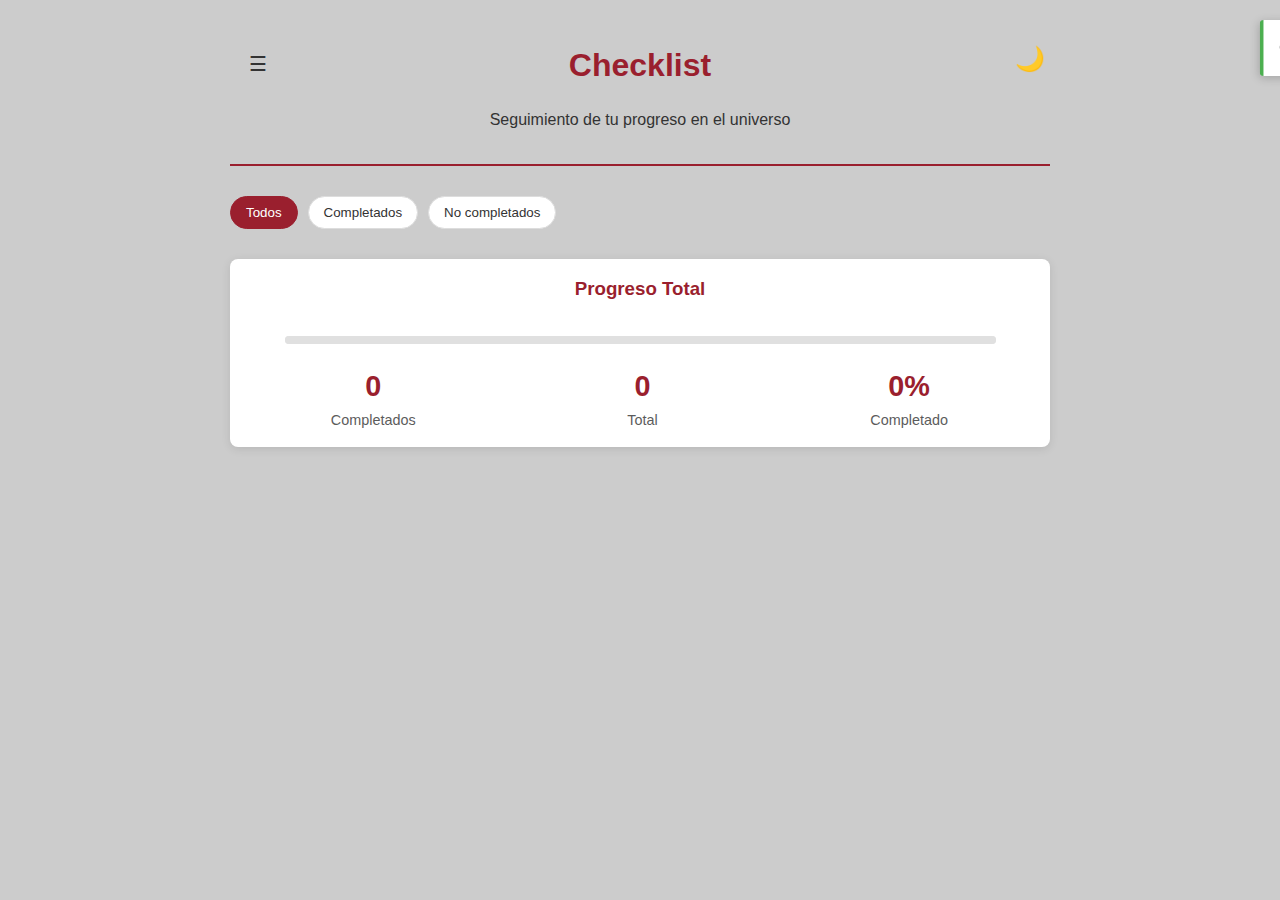
<file: index.html>
<!DOCTYPE html>
<html lang="es">
<head>
    <meta charset="UTF-8">
    <meta name="viewport" content="width=device-width, initial-scale=1.0">
    <title>View Checklist</title>
    <link rel="icon" type="image/png" href="./assets/img/fate_logo.png">
    <link rel="stylesheet" href="./assets/css/style.css">
    <script type="module" src="./assets/js/core/app.js"></script>
</head>
<body>
    <header>
        <details class="menu" id="main-menu" role="menu">
            <summary role="button" aria-haspopup="menu" aria-expanded="false">
                <a class="button">
                    <span class="open-icon">☰</span>
                    <span class="close-icon">✖</span>
                </a>
            </summary>
            <ul>
                <li><hr class="link-separator"></li>
                <li><input type="file" id="file-input" accept=".json"></li>
                <li><a href="#" id="import-btn">Importar</a></li>
                <li><a href="#" id="export-btn">Exportar</a></li>
                <li><a href="#" id="report-btn">Generar Reporte</a></li>
                <li><a href="#" id="reset-memory-btn">Borrar memoria</a></li>
                <li><a href="#" id="reset-progress-btn">Resetear progreso</a></li>
                <li><a href="#" id="help-btn">Ayuda</a></li>
                <li><hr class="link-separator"></li>
            </ul>
        </details>
        <h1><span id="franchise-main-title"></span> Checklist</h1>
        <p>Seguimiento de tu progreso en el universo <span id="franchise-text"></span></p>
        <button class="theme-toggle" id="themeToggle">🌙</button>
    </header>

    <nav class="controls">
        <section class="filters">
            <button class="filter-btn active" data-filter="all">Todos</button>
            <button class="filter-btn" data-filter="completed">Completados</button>
            <button class="filter-btn" data-filter="incomplete">No completados</button>
        </section>
    </nav>

    <main id="checklist-container">
        <!-- El contenido se generará dinámicamente con JavaScript -->
    </main>

    <footer class="total-progress">
        <h3>Progreso Total</h3>
        <progress id="complete-progress-bar" class="progress-bar" value="0" max="100"></progress>
        <section class="stats">
            <article class="stat">
                <p class="stat-number" id="completed-items">0</p>
                <p class="stat-label">Completados</p>
            </article>
            <article class="stat">
                <p class="stat-number" id="total-items">0</p>
                <p class="stat-label">Total</p>
            </article>
            <article class="stat">
                <p class="stat-number" id="percentage">0%</p>
                <p class="stat-label">Completado</p>
            </article>
        </section>
    </footer>

    <dialog class="modal" id="multifunction-modal" aria-labelledby="modal-title" role="dialog" aria-hidden="true">
        
        <!-- SECCIÓN CONFIRMACIÓN -->
        <section id="confirm-section" class="modal-section" hidden aria-hidden="true">
            <header class="confirm-header">
                <h3>Confirmar acción</h3>
            </header>
            <article class="confirm-content">
                <p id="confirm-message"><!-- Mensaje dinámico específico --></p>
                <p>Se perderán los cambios no guardados. ¿Estás seguro de que quieres continuar?</p>
                <footer class="modal-buttons">
            </article>
            <footer class="confirm-footer">
                <button class="btn-confirm" id="confirm-action-btn">Confirmar</button>
                <button class="btn-cancel" id="cancel-action-btn">Cancelar</button>
            </footer>
        </section>

        <!-- SECCIÓN DINÁMICA -->
        <section id="dynamic-section" class="modal-section" hidden aria-hidden="true">
            <h3 id="dynamic-title"><!-- Título dinámico --></h3>
            <article id="dynamic-content"><!-- Contenido dinámico --></article>
            <button class="btn-close" id="dynamic-close-btn">Cerrar</button>
        </section>

        <section id="help-section" class="modal-section" hidden>
            <header class="help-header">
                <h3>🛠️ Centro de Ayuda</h3>
            </header>
            
            <article class="help-content">
                <!-- 💾 EXPORTAR/IMPORTAR -->
                <details open>
                    <summary><strong>💾 Backup & Restore</strong></summary>
                    <p><strong>Exportar:</strong> Guarda tu progreso actual en JSON</p>
                    <p><strong>Importar:</strong> Carga un JSON válido (reemplaza datos actuales)</p>
                    <p><strong>Generar Reporte:</strong> Genera un .txt con tu progreso actual</p>
                    <p><strong>Borrar Memoria:</strong> Borra todos los datos de la app almacenados en localStorage</p>
                    <p><strong>Resetear Progreso:</strong> Vuelve a los datos iniciales de la franquicia actual</p>
                </details>
                <!-- 📥 IMPORTAR JSON -->
                <details>
                    <summary><strong>📥 Importar JSON</strong></summary>
                    <p>Estructura requerida para importar nuevas franquicias:</p>
                    <pre><code>{
  "franchise": "Nombre Franquicia",
  "sagas": [
    {
      "saga": "Nombre Saga",
      "opened": false,
      "seasons": [
        {
          "id": "id-único",
          "label": "Nombre Temporada", 
          "format": "Anime/Película/Especial",
          "completed": false,
          "opened": false,
          "episodes": [
            {
              "id": "ep-id-único",
              "number": 1,
              "label": "Nombre Episodio",
              "completed": false
            }
          ]
        }
      ]
    }
  ]
}</code></pre>
                </details>
                <!-- ⚠️ SOLUCIÓN DE PROBLEMAS -->
                <details>
                    <summary><strong>⚠️ Solución de Problemas</strong></summary>
                    <ul>
                        <li>✅ Asegurate que los IDs sean únicos</li>
                        <li>✅ Verifica que el JSON sea válido</li>
                        <li>✅ Los campos "completed" y "opened" deben ser booleanos</li>
                        <li>❌ Si falla la importación, revisa la consola (F12)</li>
                    </ul>
                </details>
            </article>

            <footer class="help-footer">
                <button class="btn-close" id="help-close-btn">Cerrar</button>
            </footer>
        </section>

    </dialog>
    <aside class="notification" id="notification">
        Operación realizada con éxito
    </aside>
</body>
</html>
</file>
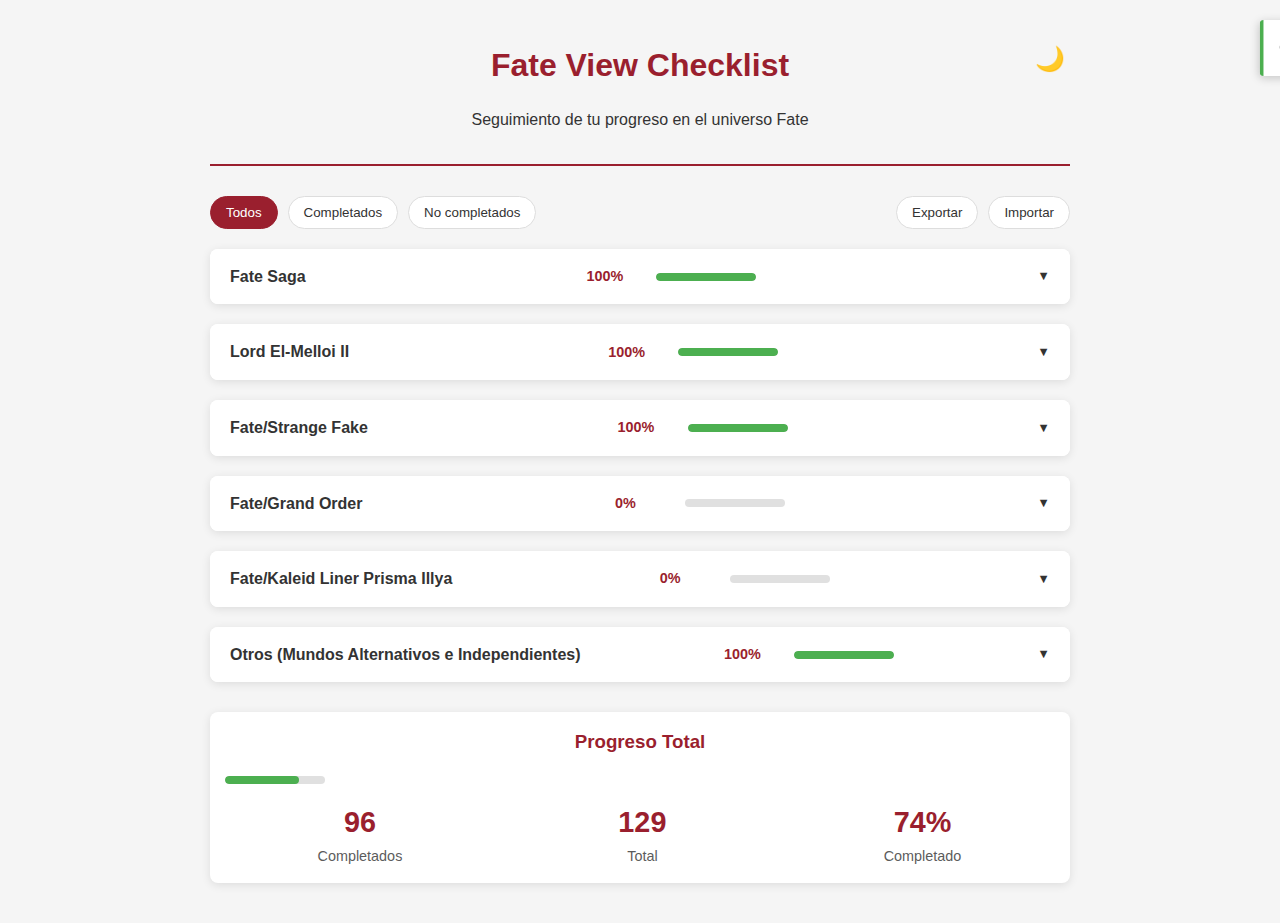
<file: old/v1/index.html>
<!DOCTYPE html>
<html lang="es">
<head>
    <meta charset="UTF-8">
    <meta name="viewport" content="width=device-width, initial-scale=1.0">
    <title>Fate View Checklist</title>
    <style>
        :root {
            --bg-color: #f5f5f5;
            --text-color: #333;
            --card-bg: #fff;
            --border-color: #ddd;
            --accent-color: #9a1f2e;
            --progress-bg: #e0e0e0;
            --completed-color: #4caf50;
            --hover-color: rgba(154, 31, 46, 0.1);
            --filter-active: #d32f2f;
        }

        [data-theme="dark"] {
            --bg-color: #1a1a1a;
            --text-color: #f5f5f5;
            --card-bg: #2a2a2a;
            --border-color: #444;
            --accent-color: #c93243;
            --progress-bg: #3a3a3a;
            --completed-color: #388e3c;
            --hover-color: rgba(201, 50, 67, 0.2);
            --filter-active: #f44336;
        }

        * {
            box-sizing: border-box;
        }

        body {
            font-family: 'Segoe UI', Tahoma, Geneva, Verdana, sans-serif;
            background-color: var(--bg-color);
            color: var(--text-color);
            line-height: 1.6;
            margin: 0;
            padding: 20px;
            transition: background-color 0.3s, color 0.3s;
        }

        .container {
            max-width: 900px;
            margin: 0 auto;
            padding: 20px;
        }

        header {
            text-align: center;
            margin-bottom: 30px;
            border-bottom: 2px solid var(--accent-color);
            padding-bottom: 15px;
            position: relative;
        }

        h1 {
            color: var(--accent-color);
            margin: 0;
        }

        .theme-toggle {
            position: absolute;
            top: 0;
            right: 0;
            background: none;
            border: none;
            cursor: pointer;
            font-size: 1.5rem;
            color: var(--text-color);
            padding: 5px;
        }

        .controls {
            display: flex;
            justify-content: space-between;
            align-items: center;
            margin-bottom: 20px;
            flex-wrap: wrap;
            gap: 10px;
        }

        .filters {
            display: flex;
            gap: 10px;
        }

        .filter-btn {
            padding: 8px 15px;
            background-color: var(--card-bg);
            border: 1px solid var(--border-color);
            border-radius: 20px;
            cursor: pointer;
            color: var(--text-color);
            transition: all 0.3s;
        }

        .filter-btn.active {
            background-color: var(--accent-color);
            color: white;
            border-color: var(--accent-color);
        }

        .filter-btn:hover {
            background-color: var(--hover-color);
        }

        .import-export {
            display: flex;
            gap: 10px;
        }

        .io-btn {
            padding: 8px 15px;
            background-color: var(--card-bg);
            border: 1px solid var(--border-color);
            border-radius: 20px;
            cursor: pointer;
            color: var(--text-color);
            transition: all 0.3s;
        }

        .io-btn:hover {
            background-color: var(--hover-color);
        }

        #file-input {
            display: none;
        }

        .saga {
            background-color: var(--card-bg);
            border-radius: 8px;
            margin-bottom: 20px;
            box-shadow: 0 2px 10px rgba(0, 0, 0, 0.1);
            overflow: hidden;
        }

        .saga-summary {
            padding: 15px 20px;
            cursor: pointer;
            font-weight: bold;
            display: flex;
            justify-content: space-between;
            align-items: center;
            background-color: var(--card-bg);
            transition: background-color 0.2s;
        }

        .saga-summary:hover {
            background-color: var(--hover-color);
        }

        .saga-summary::-webkit-details-marker {
            display: none;
        }

        .saga-summary::after {
            content: "▼";
            font-size: 0.8rem;
            transition: transform 0.3s;
        }

        .saga-details[open] .saga-summary::after {
            transform: rotate(180deg);
        }

        .progress-container {
            display: flex;
            align-items: center;
            gap: 10px;
        }

        .progress-text {
            font-size: 0.9rem;
            color: var(--accent-color);
            font-weight: bold;
            min-width: 60px;
        }

        .progress-bar {
            width: 100px;
            height: 8px;
            background-color: var(--progress-bg);
            border-radius: 4px;
            overflow: hidden;
        }

        .progress-fill {
            height: 100%;
            background-color: var(--completed-color);
            border-radius: 4px;
            transition: width 0.3s ease;
        }

        .anime-item {
            padding: 10px 15px;
            border-bottom: 1px solid var(--border-color);
        }

        .anime-item:last-child {
            border-bottom: none;
        }

        .anime-summary {
            padding: 10px;
            cursor: pointer;
            display: flex;
            justify-content: space-between;
            align-items: center;
        }

        .anime-summary:hover {
            background-color: var(--hover-color);
        }

        .anime-summary::-webkit-details-marker {
            display: none;
        }

        .anime-summary::after {
            content: "►";
            font-size: 0.8rem;
            transition: transform 0.3s;
        }

        .anime-details[open] .anime-summary::after {
            transform: rotate(90deg);
        }

        .checklist {
            padding: 10px 15px 10px 30px;
        }

        .check-item {
            margin-bottom: 8px;
            display: flex;
            align-items: flex-start;
        }

        .check-item input[type="checkbox"] {
            margin-right: 10px;
            margin-top: 3px;
            accent-color: var(--accent-color);
        }

        .check-item label {
            flex: 1;
            cursor: pointer;
        }

        .check-item .format {
            font-size: 0.8rem;
            color: #888;
            margin-left: 10px;
            font-style: italic;
        }

        .episode-list {
            margin-left: 25px;
            margin-top: 5px;
            padding-left: 15px;
            border-left: 2px solid var(--border-color);
        }

        .total-progress {
            text-align: center;
            margin-top: 30px;
            padding: 15px;
            background-color: var(--card-bg);
            border-radius: 8px;
            box-shadow: 0 2px 10px rgba(0, 0, 0, 0.1);
        }

        .total-progress h3 {
            margin-top: 0;
            color: var(--accent-color);
        }

        .stats {
            display: flex;
            justify-content: space-around;
            margin-top: 15px;
            flex-wrap: wrap;
            gap: 15px;
        }

        .stat {
            text-align: center;
            min-width: 80px;
        }

        .stat-number {
            font-size: 1.8rem;
            font-weight: bold;
            color: var(--accent-color);
        }

        .stat-label {
            font-size: 0.9rem;
            color: var(--text-color);
            opacity: 0.8;
        }

        .notification {
            position: fixed;
            top: 20px;
            right: 20px;
            padding: 15px;
            background-color: var(--card-bg);
            border-left: 4px solid var(--completed-color);
            border-radius: 4px;
            box-shadow: 0 2px 10px rgba(0, 0, 0, 0.2);
            transform: translateX(100%);
            transition: transform 0.3s ease;
            z-index: 1000;
        }

        .notification.show {
            transform: translateX(0);
        }

        @media (max-width: 768px) {
            .controls {
                flex-direction: column;
                align-items: flex-start;
            }
            
            .filters, .import-export {
                width: 100%;
                justify-content: center;
                margin-bottom: 10px;
            }
            
            .progress-container {
                flex-direction: column;
                align-items: flex-start;
                gap: 5px;
            }
            
            .progress-bar {
                width: 80px;
            }
            
            .stats {
                flex-direction: column;
                gap: 15px;
            }
        }
    </style>
</head>
<body>
    <div class="container">
        <header>
            <h1>Fate View Checklist</h1>
            <p>Seguimiento de tu progreso en el universo Fate</p>
            <button class="theme-toggle" id="themeToggle">🌙</button>
        </header>

        <div class="controls">
            <div class="filters">
                <button class="filter-btn active" data-filter="all">Todos</button>
                <button class="filter-btn" data-filter="completed">Completados</button>
                <button class="filter-btn" data-filter="incomplete">No completados</button>
            </div>
            <div class="import-export">
                <button class="io-btn" id="export-btn">Exportar</button>
                <button class="io-btn" id="import-btn">Importar</button>
                <input type="file" id="file-input" accept=".json">
            </div>
        </div>

        <div id="checklist-container">
            <!-- El contenido se generará dinámicamente con JavaScript -->
        </div>

        <div class="total-progress">
            <h3>Progreso Total</h3>
            <div class="progress-bar">
                <div class="progress-fill" id="total-progress-bar" style="width: 0%"></div>
            </div>
            <div class="stats">
                <div class="stat">
                    <div class="stat-number" id="completed-items">0</div>
                    <div class="stat-label">Completados</div>
                </div>
                <div class="stat">
                    <div class="stat-number" id="total-items">0</div>
                    <div class="stat-label">Total</div>
                </div>
                <div class="stat">
                    <div class="stat-number" id="percentage">0%</div>
                    <div class="stat-label">Completado</div>
                </div>
            </div>
        </div>
    </div>

    <div class="notification" id="notification">
        Operación realizada con éxito
    </div>

    <script>
        // Datos iniciales de la checklist con episodios
        const fateChecklistData = {
            "Fate Saga": {
                items: [
                    { 
                        id: "fz", 
                        label: "Fate/Zero", 
                        format: "Anime", 
                        completed: true,
                        episodes: [
                            { id: "fz-1", label: "Episodio 1", completed: true },
                            { id: "fz-2", label: "Episodio 2", completed: true },
                            { id: "fz-3", label: "Episodio 3", completed: true },
                            { id: "fz-4", label: "Episodio 4", completed: true },
                            { id: "fz-5", label: "Episodio 5", completed: true },
                            { id: "fz-6", label: "Episodio 6", completed: true },
                            { id: "fz-7", label: "Episodio 7", completed: true },
                            { id: "fz-8", label: "Episodio 8", completed: true },
                            { id: "fz-9", label: "Episodio 9", completed: true },
                            { id: "fz-10", label: "Episodio 10", completed: true },
                            { id: "fz-11", label: "Episodio 11", completed: true },
                            { id: "fz-12", label: "Episodio 12", completed: true },
                            { id: "fz-13", label: "Episodio 13", completed: true }
                        ]
                    },
                    { 
                        id: "fsn-saber", 
                        label: "Fate/stay night (Saber Route)", 
                        format: "Anime", 
                        completed: true,
                        episodes: [
                            { id: "fsn-s-1", label: "Episodio 1", completed: true },
                            { id: "fsn-s-2", label: "Episodio 2", completed: true },
                            { id: "fsn-s-3", label: "Episodio 3", completed: true },
                            { id: "fsn-s-4", label: "Episodio 4", completed: true },
                            { id: "fsn-s-5", label: "Episodio 5", completed: true },
                            { id: "fsn-s-6", label: "Episodio 6", completed: true },
                            { id: "fsn-s-7", label: "Episodio 7", completed: true },
                            { id: "fsn-s-8", label: "Episodio 8", completed: true },
                            { id: "fsn-s-9", label: "Episodio 9", completed: true },
                            { id: "fsn-s-10", label: "Episodio 10", completed: true },
                            { id: "fsn-s-11", label: "Episodio 11", completed: true },
                            { id: "fsn-s-12", label: "Episodio 12", completed: true },
                            { id: "fsn-s-13", label: "Episodio 13", completed: true },
                            { id: "fsn-s-14", label: "Episodio 14", completed: true },
                            { id: "fsn-s-15", label: "Episodio 15", completed: true },
                            { id: "fsn-s-16", label: "Episodio 16", completed: true },
                            { id: "fsn-s-17", label: "Episodio 17", completed: true },
                            { id: "fsn-s-18", label: "Episodio 18", completed: true },
                            { id: "fsn-s-19", label: "Episodio 19", completed: true },
                            { id: "fsn-s-20", label: "Episodio 20", completed: true },
                            { id: "fsn-s-21", label: "Episodio 21", completed: true },
                            { id: "fsn-s-22", label: "Episodio 22", completed: true },
                            { id: "fsn-s-23", label: "Episodio 23", completed: true },
                            { id: "fsn-s-24", label: "Episodio 24", completed: true }
                        ]
                    },
                    // Más series con episodios...
                    { 
                        id: "hf", 
                        label: "Fate/stay night: Heaven's Feel", 
                        format: "Película", 
                        completed: true,
                        episodes: [
                            { id: "hf1", label: "Presage Flower", completed: true },
                            { id: "hf2", label: "Lost Butterfly", completed: true },
                            { id: "hf3", label: "Spring Song", completed: true }
                        ]
                    }
                ]
            },
            "Lord El-Melloi II": {
                items: [
                    { 
                        id: "elmelloi-anime", 
                        label: "Lord El-Melloi II Sei no Jikenbo: Rail Zeppelin Grace Note", 
                        format: "Anime", 
                        completed: true,
                        episodes: [
                            { id: "elmelloi-1", label: "Episodio 1", completed: true },
                            { id: "elmelloi-2", label: "Episodio 2", completed: true },
                            { id: "elmelloi-3", label: "Episodio 3", completed: true },
                            { id: "elmelloi-4", label: "Episodio 4", completed: true },
                            { id: "elmelloi-5", label: "Episodio 5", completed: true },
                            { id: "elmelloi-6", label: "Episodio 6", completed: true },
                            { id: "elmelloi-7", label: "Episodio 7", completed: true },
                            { id: "elmelloi-8", label: "Episodio 8", completed: true },
                            { id: "elmelloi-9", label: "Episodio 9", completed: true },
                            { id: "elmelloi-10", label: "Episodio 10", completed: true },
                            { id: "elmelloi-11", label: "Episodio 11", completed: true },
                            { id: "elmelloi-12", label: "Episodio 12", completed: true },
                            { id: "elmelloi-13", label: "Episodio 13", completed: true }
                        ]
                    }
                ]
            },
            "Fate/Strange Fake": {
                items: [
                    { 
                        id: "fsf-anime", 
                        label: "Fate/strange Fake", 
                        format: "Anime", 
                        completed: true,
                        episodes: [
                            { id: "fsf-1", label: "Episodio 1", completed: true },
                            { id: "fsf-2", label: "Episodio 2", completed: true },
                            { id: "fsf-3", label: "Episodio 3", completed: true },
                            { id: "fsf-4", label: "Episodio 4", completed: true },
                            { id: "fsf-5", label: "Episodio 5", completed: true },
                            { id: "fsf-6", label: "Episodio 6", completed: true },
                            { id: "fsf-7", label: "Episodio 7", completed: true },
                            { id: "fsf-8", label: "Episodio 8", completed: true },
                            { id: "fsf-9", label: "Episodio 9", completed: true },
                            { id: "fsf-10", label: "Episodio 10", completed: true },
                            { id: "fsf-11", label: "Episodio 11", completed: true },
                            { id: "fsf-12", label: "Episodio 12", completed: true }
                        ]
                    }
                ]
            },
            "Fate/Grand Order": {
                items: [
                    { 
                        id: "fgo-babylonia", 
                        label: "Fate/Grand Order: Zettai Majuu Sensen Babylonia", 
                        format: "Anime", 
                        completed: false,
                        episodes: [
                            { id: "fgo-b-1", label: "Episodio 1", completed: false },
                            { id: "fgo-b-2", label: "Episodio 2", completed: false },
                            { id: "fgo-b-3", label: "Episodio 3", completed: false },
                            { id: "fgo-b-4", label: "Episodio 4", completed: false },
                            { id: "fgo-b-5", label: "Episodio 5", completed: false },
                            { id: "fgo-b-6", label: "Episodio 6", completed: false },
                            { id: "fgo-b-7", label: "Episodio 7", completed: false },
                            { id: "fgo-b-8", label: "Episodio 8", completed: false },
                            { id: "fgo-b-9", label: "Episodio 9", completed: false },
                            { id: "fgo-b-10", label: "Episodio 10", completed: false },
                            { id: "fgo-b-11", label: "Episodio 11", completed: false },
                            { id: "fgo-b-12", label: "Episodio 12", completed: false },
                            { id: "fgo-b-13", label: "Episodio 13", completed: false },
                            { id: "fgo-b-14", label: "Episodio 14", completed: false },
                            { id: "fgo-b-15", label: "Episodio 15", completed: false },
                            { id: "fgo-b-16", label: "Episodio 16", completed: false },
                            { id: "fgo-b-17", label: "Episodio 17", completed: false },
                            { id: "fgo-b-18", label: "Episodio 18", completed: false },
                            { id: "fgo-b-19", label: "Episodio 19", completed: false },
                            { id: "fgo-b-20", label: "Episodio 20", completed: false },
                            { id: "fgo-b-21", label: "Episodio 21", completed: false }
                        ]
                    }
                ]
            },
            "Fate/Kaleid Liner Prisma Illya": {
                items: [
                    { 
                        id: "prisma1", 
                        label: "Fate/kaleid liner Prisma☆Illya", 
                        format: "Anime (10 episodios) [PRIMERA TEMPORADA]", 
                        completed: false,
                        episodes: [
                            { id: "prisma1-1", label: "Episodio 1", completed: false },
                            { id: "prisma1-2", label: "Episodio 2", completed: false },
                            { id: "prisma1-3", label: "Episodio 3", completed: false },
                            { id: "prisma1-4", label: "Episodio 4", completed: false },
                            { id: "prisma1-5", label: "Episodio 5", completed: false },
                            { id: "prisma1-6", label: "Episodio 6", completed: false },
                            { id: "prisma1-7", label: "Episodio 7", completed: false },
                            { id: "prisma1-8", label: "Episodio 8", completed: false },
                            { id: "prisma1-9", label: "Episodio 9", completed: false },
                            { id: "prisma1-10", label: "Episodio 10", completed: false }
                        ]
                    }
                ]
            },
            "Otros (Mundos Alternativos e Independientes)": {
                items: [
                    { 
                        id: "apocrypha", 
                        label: "Fate/Apocrypha", 
                        format: "Anime", 
                        completed: true,
                        episodes: [
                            { id: "apoc-1", label: "Episodio 1", completed: true },
                            { id: "apoc-2", label: "Episodio 2", completed: true },
                            { id: "apoc-3", label: "Episodio 3", completed: true },
                            { id: "apoc-4", label: "Episodio 4", completed: true },
                            { id: "apoc-5", label: "Episodio 5", completed: true },
                            { id: "apoc-6", label: "Episodio 6", completed: true },
                            { id: "apoc-7", label: "Episodio 7", completed: true },
                            { id: "apoc-8", label: "Episodio 8", completed: true },
                            { id: "apoc-9", label: "Episodio 9", completed: true },
                            { id: "apoc-10", label: "Episodio 10", completed: true },
                            { id: "apoc-11", label: "Episodio 11", completed: true },
                            { id: "apoc-12", label: "Episodio 12", completed: true },
                            { id: "apoc-13", label: "Episodio 13", completed: true },
                            { id: "apoc-14", label: "Episodio 14", completed: true },
                            { id: "apoc-15", label: "Episodio 15", completed: true },
                            { id: "apoc-16", label: "Episodio 16", completed: true },
                            { id: "apoc-17", label: "Episodio 17", completed: true },
                            { id: "apoc-18", label: "Episodio 18", completed: true },
                            { id: "apoc-19", label: "Episodio 19", completed: true },
                            { id: "apoc-20", label: "Episodio 20", completed: true },
                            { id: "apoc-21", label: "Episodio 21", completed: true },
                            { id: "apoc-22", label: "Episodio 22", completed: true },
                            { id: "apoc-23", label: "Episodio 23", completed: true },
                            { id: "apoc-24", label: "Episodio 24", completed: true },
                            { id: "apoc-25", label: "Episodio 25", completed: true }
                        ]
                    }
                ]
            }
        };

        // Variables globales
        let currentFilter = 'all';
        let checklistData = {};

        // Cargar datos guardados o usar los predeterminados
        function loadChecklistData() {
            const savedData = localStorage.getItem('fateChecklist');
            if (savedData) {
                return JSON.parse(savedData);
            }
            return fateChecklistData;
        }

        // Guardar datos en localStorage
        function saveChecklistData(data) {
            localStorage.setItem('fateChecklist', JSON.stringify(data));
            checklistData = data;
        }

        // Inicializar la aplicación
        function initApp() {
            checklistData = loadChecklistData();
            setupEventListeners();
            renderChecklist();
            setupTheme();
            updateTotalProgress();
        }

        // Configurar event listeners
        function setupEventListeners() {
            // Filtros
            document.querySelectorAll('.filter-btn').forEach(btn => {
                btn.addEventListener('click', (e) => {
                    document.querySelectorAll('.filter-btn').forEach(b => b.classList.remove('active'));
                    e.target.classList.add('active');
                    currentFilter = e.target.dataset.filter;
                    renderChecklist();
                });
            });

            // Importar/Exportar
            document.getElementById('export-btn').addEventListener('click', exportData);
            document.getElementById('import-btn').addEventListener('click', () => {
                document.getElementById('file-input').click();
            });
            document.getElementById('file-input').addEventListener('change', importData);
        }

        // Renderizar la checklist completa
        function renderChecklist() {
            const container = document.getElementById('checklist-container');
            container.innerHTML = '';

            for (const [sagaName, sagaData] of Object.entries(checklistData)) {
                const sagaElement = document.createElement('div');
                sagaElement.className = 'saga';
                
                const details = document.createElement('details');
                details.className = 'saga-details';
                const summary = document.createElement('summary');
                summary.className = 'saga-summary';
                
                // Calcular progreso de la saga
                const totalItems = countItems(sagaData.items);
                const completedItems = countCompletedItems(sagaData.items);
                const percentage = totalItems > 0 ? Math.round((completedItems / totalItems) * 100) : 0;
                
                summary.innerHTML = `
                    <span>${sagaName}</span>
                    <div class="progress-container">
                        <span class="progress-text">${percentage}%</span>
                        <div class="progress-bar">
                            <div class="progress-fill" style="width: ${percentage}%"></div>
                        </div>
                    </div>
                `;
                
                const contentDiv = document.createElement('div');
                
                // Renderizar items de la saga (filtrando si es necesario)
                let hasVisibleItems = false;
                
                sagaData.items.forEach(item => {
                    if (shouldShowItem(item)) {
                        hasVisibleItems = true;
                        contentDiv.appendChild(createAnimeItem(item, sagaName));
                    }
                });
                
                if (!hasVisibleItems) {
                    const noItemsMsg = document.createElement('p');
                    noItemsMsg.style.padding = '15px';
                    noItemsMsg.style.textAlign = 'center';
                    noItemsMsg.style.color = '#888';
                    noItemsMsg.textContent = 'No hay elementos que coincidan con el filtro';
                    contentDiv.appendChild(noItemsMsg);
                }
                
                details.appendChild(summary);
                details.appendChild(contentDiv);
                sagaElement.appendChild(details);
                container.appendChild(sagaElement);
            }
        }

        // Determinar si un item debe mostrarse según el filtro actual
        function shouldShowItem(item) {
            if (currentFilter === 'all') return true;
            if (currentFilter === 'completed') return item.completed;
            if (currentFilter === 'incomplete') return !item.completed;
            return true;
        }

        // Crear elemento de anime con sus episodios
        function createAnimeItem(item, sagaName) {
            const animeDiv = document.createElement('div');
            animeDiv.className = 'anime-item';
            
            const details = document.createElement('details');
            details.className = 'anime-details';
            
            const summary = document.createElement('summary');
            summary.className = 'anime-summary';
            
            // Checkbox para el anime completo
            const animeCheckbox = document.createElement('input');
            animeCheckbox.type = 'checkbox';
            animeCheckbox.id = `main-${item.id}`;
            animeCheckbox.checked = item.completed || false;
            animeCheckbox.addEventListener('change', () => toggleAnimeComplete(item.id, sagaName));
            
            const label = document.createElement('label');
            label.htmlFor = `main-${item.id}`;
            label.textContent = item.label;
            
            const formatSpan = document.createElement('span');
            formatSpan.className = 'format';
            formatSpan.textContent = item.format;
            
            label.appendChild(formatSpan);
            summary.appendChild(animeCheckbox);
            summary.appendChild(label);
            
            const checklist = document.createElement('div');
            checklist.className = 'checklist';
            
            // Si hay episodios, renderizarlos
            if (item.episodes && item.episodes.length > 0) {
                const episodeList = document.createElement('div');
                episodeList.className = 'episode-list';
                
                item.episodes.forEach(episode => {
                    episodeList.appendChild(createEpisodeItem(episode, item.id, sagaName));
                });
                
                checklist.appendChild(episodeList);
            }
            
            details.appendChild(summary);
            details.appendChild(checklist);
            animeDiv.appendChild(details);
            
            return animeDiv;
        }

        // Crear elemento de episodio individual
        function createEpisodeItem(episode, animeId, sagaName) {
            const episodeDiv = document.createElement('div');
            episodeDiv.className = 'check-item';
            
            const checkbox = document.createElement('input');
            checkbox.type = 'checkbox';
            checkbox.id = episode.id;
            checkbox.checked = episode.completed || false;
            checkbox.addEventListener('change', () => toggleEpisodeComplete(episode.id, animeId, sagaName));
            
            const label = document.createElement('label');
            label.htmlFor = episode.id;
            label.textContent = episode.label;
            
            episodeDiv.appendChild(checkbox);
            episodeDiv.appendChild(label);
            
            return episodeDiv;
        }

        // Alternar estado completo de un anime
        function toggleAnimeComplete(animeId, sagaName) {
            const anime = checklistData[sagaName].items.find(a => a.id === animeId);
            if (anime) {
                anime.completed = !anime.completed;
                
                // Si se marca como completado, marcar todos los episodios como completados
                if (anime.completed && anime.episodes) {
                    anime.episodes.forEach(episode => {
                        episode.completed = true;
                    });
                }
                
                saveChecklistData(checklistData);
                renderChecklist();
                updateTotalProgress();
            }
        }

        // Alternar estado completo de un episodio
        function toggleEpisodeComplete(episodeId, animeId, sagaName) {
            const anime = checklistData[sagaName].items.find(a => a.id === animeId);
            if (anime && anime.episodes) {
                const episode = anime.episodes.find(e => e.id === episodeId);
                if (episode) {
                    episode.completed = !episode.completed;
                    
                    // Verificar si todos los episodios están completos para marcar el anime como completo
                    const allEpisodesCompleted = anime.episodes.every(e => e.completed);
                    anime.completed = allEpisodesCompleted;
                    
                    saveChecklistData(checklistData);
                    renderChecklist();
                    updateTotalProgress();
                }
            }
        }

        // Contar items totales (incluyendo episodios)
        function countItems(items) {
            let count = 0;
            items.forEach(item => {
                count++;
                if (item.episodes && item.episodes.length > 0) {
                    count += item.episodes.length;
                }
            });
            return count;
        }

        // Contar items completados (incluyendo episodios)
        function countCompletedItems(items) {
            let count = 0;
            items.forEach(item => {
                if (item.completed) count++;
                if (item.episodes && item.episodes.length > 0) {
                    item.episodes.forEach(episode => {
                        if (episode.completed) count++;
                    });
                }
            });
            return count;
        }

        // Actualizar progreso total
        function updateTotalProgress() {
            let totalItems = 0;
            let completedItems = 0;
            
            for (const saga of Object.values(checklistData)) {
                totalItems += countItems(saga.items);
                completedItems += countCompletedItems(saga.items);
            }
            
            const percentage = totalItems > 0 ? Math.round((completedItems / totalItems) * 100) : 0;
            
            document.getElementById('total-progress-bar').style.width = `${percentage}%`;
            document.getElementById('completed-items').textContent = completedItems;
            document.getElementById('total-items').textContent = totalItems;
            document.getElementById('percentage').textContent = `${percentage}%`;
        }

        // Configurar el tema claro/oscuro
        function setupTheme() {
            const themeToggle = document.getElementById('themeToggle');
            const prefersDarkScheme = window.matchMedia('(prefers-color-scheme: dark)').matches;
            
            // Establecer tema inicial basado en preferencias del sistema
            if (prefersDarkScheme) {
                document.documentElement.setAttribute('data-theme', 'dark');
                themeToggle.textContent = '☀️';
            } else {
                document.documentElement.removeAttribute('data-theme');
                themeToggle.textContent = '🌙';
            }
            
            // Alternar tema al hacer clic
            themeToggle.addEventListener('click', () => {
                const currentTheme = document.documentElement.getAttribute('data-theme');
                if (currentTheme === 'dark') {
                    document.documentElement.removeAttribute('data-theme');
                    themeToggle.textContent = '🌙';
                    localStorage.setItem('theme', 'light');
                } else {
                    document.documentElement.setAttribute('data-theme', 'dark');
                    themeToggle.textContent = '☀️';
                    localStorage.setItem('theme', 'dark');
                }
            });
            
            // Respeta la selección previa del usuario si existe
            const savedTheme = localStorage.getItem('theme');
            if (savedTheme) {
                if (savedTheme === 'dark') {
                    document.documentElement.setAttribute('data-theme', 'dark');
                    themeToggle.textContent = '☀️';
                } else {
                    document.documentElement.removeAttribute('data-theme');
                    themeToggle.textContent = '🌙';
                }
            }
        }

        // Exportar datos
        function exportData() {
            const dataStr = JSON.stringify(checklistData, null, 2);
            const dataUri = 'data:application/json;charset=utf-8,'+ encodeURIComponent(dataStr);
            
            const exportFileDefaultName = 'fate-checklist.json';
            
            const linkElement = document.createElement('a');
            linkElement.setAttribute('href', dataUri);
            linkElement.setAttribute('download', exportFileDefaultName);
            linkElement.click();
            
            showNotification('Datos exportados con éxito');
        }

        // Importar datos
        function importData(event) {
            const file = event.target.files[0];
            if (!file) return;
            
            const reader = new FileReader();
            reader.onload = function(e) {
                try {
                    const importedData = JSON.parse(e.target.result);
                    saveChecklistData(importedData);
                    renderChecklist();
                    updateTotalProgress();
                    showNotification('Datos importados con éxito');
                } catch (error) {
                    showNotification('Error al importar datos: formato inválido', true);
                }
            };
            reader.readAsText(file);
            
            // Reset input
            event.target.value = '';
        }

        // Mostrar notificación
        function showNotification(message, isError = false) {
            const notification = document.getElementById('notification');
            notification.textContent = message;
            
            if (isError) {
                notification.style.borderLeftColor = '#f44336';
            } else {
                notification.style.borderLeftColor = "var(--completed-color)";
            }
            
            notification.classList.add('show');
            
            setTimeout(() => {
                notification.classList.remove('show');
            }, 3000);
        }

        // Iniciar la aplicación cuando el DOM esté listo
        document.addEventListener('DOMContentLoaded', initApp);
    </script>
</body>
</html>
</file>
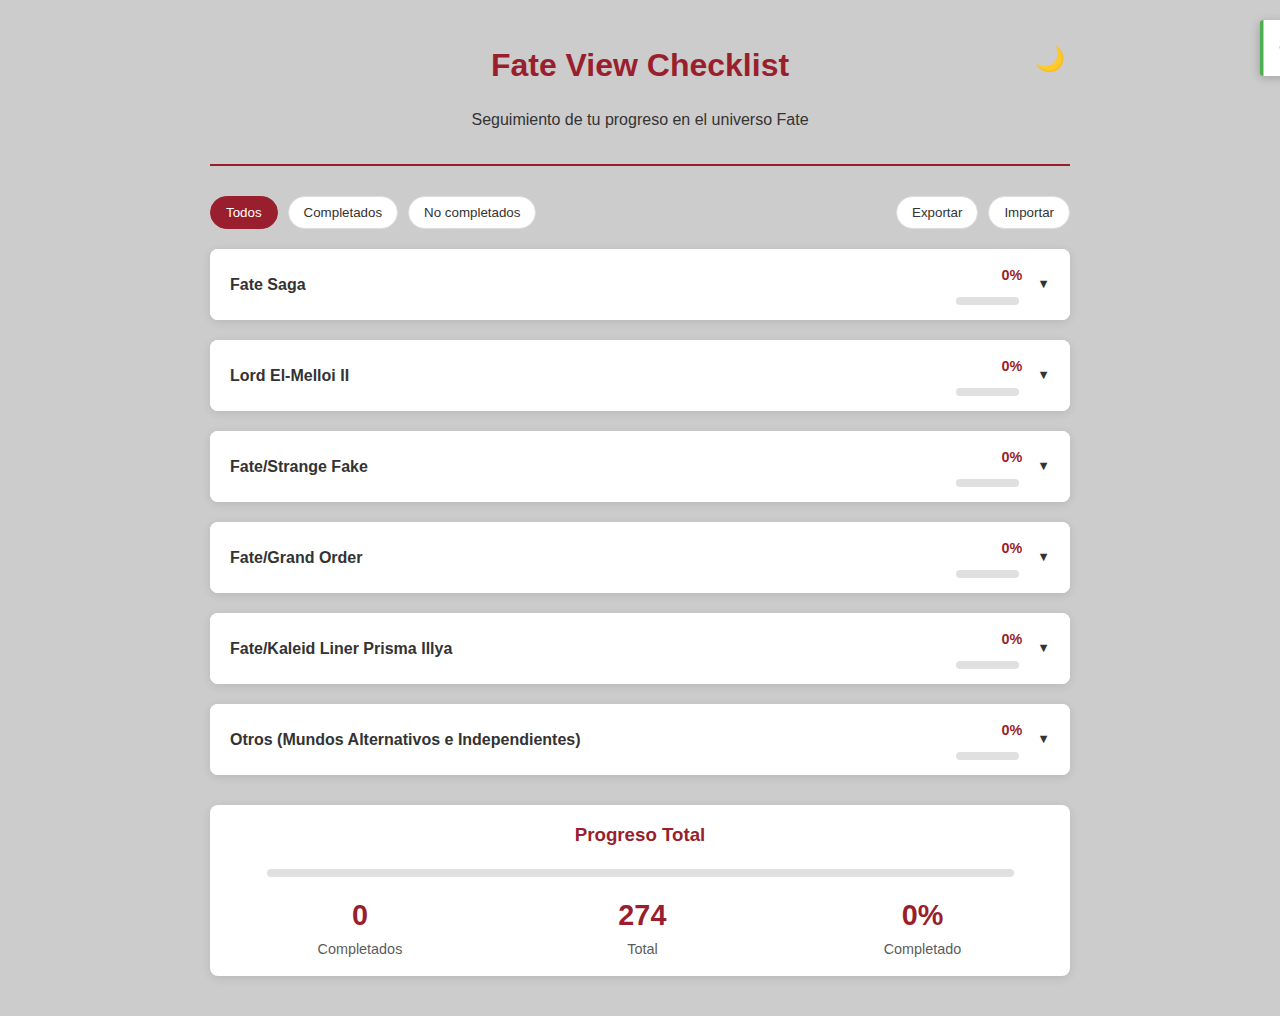
<file: old/v2/index.html>
<!DOCTYPE html>
<html lang="es">
<head>
    <meta charset="UTF-8">
    <meta name="viewport" content="width=device-width, initial-scale=1.0">
    <title>Fate View Checklist</title>
    <link rel="icon" type="image/png" href="./assets/img/fate_logo.png">
    <link rel="stylesheet" href="./assets/css/style.css">
    <script src="./assets/data/data.js"></script>
    <script src="./assets/js/utils.js"></script>
    <script src="./assets/js/app.js"></script>
</head>
<body>
    <div class="container">
        <header>
            <h1>Fate View Checklist</h1>
            <p>Seguimiento de tu progreso en el universo Fate</p>
            <button class="theme-toggle" id="themeToggle">🌙</button>
        </header>

        <div class="controls">
            <div class="filters">
                <button class="filter-btn active" data-filter="all">Todos</button>
                <button class="filter-btn" data-filter="completed">Completados</button>
                <button class="filter-btn" data-filter="incomplete">No completados</button>
            </div>
            <div class="import-export">
                <button class="io-btn" id="export-btn">Exportar</button>
                <button class="io-btn" id="import-btn">Importar</button>
                <input type="file" id="file-input" accept=".json">
            </div>
        </div>

        <div id="checklist-container">
            <!-- El contenido se generará dinámicamente con JavaScript -->
        </div>

        <div class="total-progress">
            <h3>Progreso Total</h3>
            <div class="progress-bar">
                <div class="progress-fill" id="total-progress-bar" style="width: 0%"></div>
            </div>
            <div class="stats">
                <div class="stat">
                    <div class="stat-number" id="completed-items">0</div>
                    <div class="stat-label">Completados</div>
                </div>
                <div class="stat">
                    <div class="stat-number" id="total-items">0</div>
                    <div class="stat-label">Total</div>
                </div>
                <div class="stat">
                    <div class="stat-number" id="percentage">0%</div>
                    <div class="stat-label">Completado</div>
                </div>
            </div>
        </div>
    </div>

    <div class="notification" id="notification">
        Operación realizada con éxito
    </div>
</body>
</html>
</file>
<file: assets/css/style.css>
/* ? CSS modules handler */

@import url("./default_theme.css");
@import url("./base.css");
@import url("./components/header.css");
@import url("./components/controls.css");
@import url("./components/saga_component.css");
@import url("./components/progress_bar.css");
@import url("./components/season_component.css");
@import url("./components/episode_component.css");
@import url("./components/footer.css");
@import url("./components/notification.css");
@import url("./components/modal.css");
</file>
<file: old/v2/assets/css/style.css>
:root {
    --bg-color: #ccc;
    --text-color: #333;
    --card-bg: #fff;
    --border-color: #ddd;
    --accent-color: #9a1f2e;
    --progress-bg: #e0e0e0;
    --completed-color: #4caf50;
    --hover-color: rgba(154, 31, 46, 0.1);
    --filter-active: #d32f2f;
    --error-notification: #f44336;
}

[data-theme="dark"] {
    --bg-color: #1a1a1a;
    --text-color: #f5f5f5;
    --card-bg: #2a2a2a;
    --border-color: #444;
    --accent-color: #c93243;
    --progress-bg: #3a3a3a;
    --completed-color: #388e3c;
    --hover-color: rgba(201, 50, 67, 0.2);
    --filter-active: #f44336;
    --error-notification: #f44336;
}

* {
    box-sizing: border-box;
}

body {
    font-family: 'Segoe UI', Tahoma, Geneva, Verdana, sans-serif;
    background-color: var(--bg-color);
    color: var(--text-color);
    line-height: 1.6;
    margin: 0;
    padding: 20px;
    transition: background-color 0.3s, color 0.3s;
}

.container {
    max-width: 900px;
    margin: 0 auto;
    padding: 20px;
}

header {
    text-align: center;
    margin-bottom: 30px;
    border-bottom: 2px solid var(--accent-color);
    padding-bottom: 15px;
    position: relative;
}

h1 {
    color: var(--accent-color);
    margin: 0;
}

.theme-toggle {
    position: absolute;
    top: 0;
    right: 0;
    background: none;
    border: none;
    cursor: pointer;
    font-size: 1.5rem;
    color: var(--text-color);
    padding: 5px;
}

.controls {
    display: flex;
    justify-content: space-between;
    align-items: center;
    margin-bottom: 20px;
    flex-wrap: wrap;
    gap: 10px;
}

.filters {
    display: flex;
    gap: 10px;
}

.filter-btn {
    padding: 8px 15px;
    background-color: var(--card-bg);
    border: 1px solid var(--border-color);
    border-radius: 20px;
    cursor: pointer;
    color: var(--text-color);
    transition: all 0.3s;
}

.filter-btn.active {
    background-color: var(--accent-color);
    color: white;
    border-color: var(--accent-color);
}

.filter-btn:hover {
    background-color: var(--hover-color);
}

.import-export {
    display: flex;
    gap: 10px;
}

.io-btn {
    padding: 8px 15px;
    background-color: var(--card-bg);
    border: 1px solid var(--border-color);
    border-radius: 20px;
    cursor: pointer;
    color: var(--text-color);
    transition: all 0.3s;
}

.io-btn:hover {
    background-color: var(--hover-color);
}

#file-input {
    display: none;
}

.saga {
    background-color: var(--card-bg);
    border-radius: 8px;
    margin-bottom: 20px;
    box-shadow: 0 2px 10px rgba(0, 0, 0, 0.1);
    overflow: hidden;
}

.saga-summary {
    padding: 15px 20px;
    cursor: pointer;
    font-weight: bold;
    display: flex;
    justify-content: space-between;
    align-items: center;
    background-color: var(--card-bg);
    transition: background-color 0.2s;
    width: 100%;
}

.saga-summary:hover {
    background-color: var(--hover-color);
}

.saga-summary::-webkit-details-marker {
    display: none;
}

.saga-summary::after {
    content: "▼";
    font-size: 0.8rem;
    transition: transform 0.3s;
    flex-shrink: 0;
    margin-left: 15px;
}

.saga-details[open] .saga-summary::after {
    transform: rotate(180deg);
}

.summary-content {
    display: flex;
    justify-content: space-between;
    align-items: center;
    width: 100%;
    gap: 15px;
}

.saga-title {
    font-weight: bold;
    flex-shrink: 0;
}

.progress-container {
    display: flex;
    align-items: center;
    gap: 10px;
    justify-content: flex-end;
    flex-wrap: wrap;
}

.progress-text {
    font-size: 0.9rem;
    color: var(--accent-color);
    font-weight: bold;
    min-width: 60px;
    text-align: right;
}

.progress-bar {
    width: 90%;
    margin-inline: auto;
    height: 8px;
    background-color: var(--progress-bg);
    border-radius: 4px;
    overflow: hidden;
}

.progress-fill {
    height: 100%;
    background-color: var(--completed-color);
    border-radius: 4px;
    transition: width 0.3s ease;
}

.anime-item {
    padding: 10px 15px;
    border-bottom: 1px solid var(--border-color);
}

.anime-item:last-child {
    border-bottom: none;
}

.anime-summary {
    padding: 10px;
    cursor: pointer;
    display: flex;
    justify-content: space-between;
    align-items: center;
}

.anime-summary:hover {
    background-color: var(--hover-color);
}

.anime-summary::-webkit-details-marker {
    display: none;
}

.anime-summary::after {
    content: "➕";
    font-size: 0.8rem;
    transition: transform 0.3s;
    flex-shrink: 0;
    margin-left: 10px;
}

.anime-details[open] .anime-summary::after {
    transform: rotate(45deg);
}

.anime-title-container {
    display: flex;
    justify-content: space-between;
    align-items: center;
    width: 100%;
    gap: 10px;
}

.anime-title {
    font-weight: bold;
}

.anime-format {
    font-size: 0.9rem;
    color: #888;
    font-style: italic;
    flex-shrink: 0;
}

.checklist {
    padding: 10px 15px 10px 30px;
}

.check-item {
    margin-bottom: 8px;
    display: flex;
    align-items: flex-start;
}

.check-item input[type="checkbox"] {
    margin-right: 10px;
    margin-top: 3px;
    accent-color: var(--accent-color);
}

.check-item label {
    flex: 1;
    cursor: pointer;
}

.episode-list {
    margin-left: 25px;
    margin-top: 5px;
    padding-left: 15px;
    border-left: 2px solid var(--border-color);
}

.episode-number {
    font-weight: bold;
    margin-right: 5px;
    color: var(--accent-color);
}

.total-progress {
    text-align: center;
    margin-top: 30px;
    padding: 15px;
    background-color: var(--card-bg);
    border-radius: 8px;
    box-shadow: 0 2px 10px rgba(0, 0, 0, 0.1);
}

.total-progress h3 {
    margin-top: 0;
    color: var(--accent-color);
}

.stats {
    display: flex;
    justify-content: space-around;
    margin-top: 15px;
    flex-wrap: wrap;
    gap: 15px;
}

.stat {
    text-align: center;
    min-width: 80px;
}

.stat-number {
    font-size: 1.8rem;
    font-weight: bold;
    color: var(--accent-color);
}

.stat-label {
    font-size: 0.9rem;
    color: var(--text-color);
    opacity: 0.8;
}

.notification {
    position: fixed;
    top: 20px;
    right: 20px;
    padding: 15px;
    background-color: var(--card-bg);
    border-left: 4px solid var(--completed-color);
    border-radius: 4px;
    box-shadow: 0 2px 10px rgba(0, 0, 0, 0.2);
    transform: translateX(100%);
    transition: transform 0.3s ease;
    z-index: 1000;
}

.notification.show {
    transform: translateX(0);
}

p.empty-list {
    padding: 15px;
    text-align: center;
    color: #888;
}

@media (max-width: 768px) {
    .controls {
        flex-direction: column;
        align-items: flex-start;
    }
    
    .filters, .import-export {
        width: 100%;
        justify-content: center;
        margin-bottom: 10px;
    }
    
    .progress-container {
        flex-direction: column;
        align-items: flex-start;
        gap: 5px;
    }
    
    .progress-bar {
        width: 80px;
    }
    
    .stats {
        flex-direction: column;
        gap: 15px;
    }
    
    .summary-content {
        flex-direction: column;
        align-items: flex-start;
        gap: 10px;
    }
    
    .progress-container {
        justify-content: flex-start;
        width: 100%;
    }
    
    .anime-title-container {
        flex-direction: column;
        align-items: flex-start;
        gap: 5px;
    }
}
</file>
